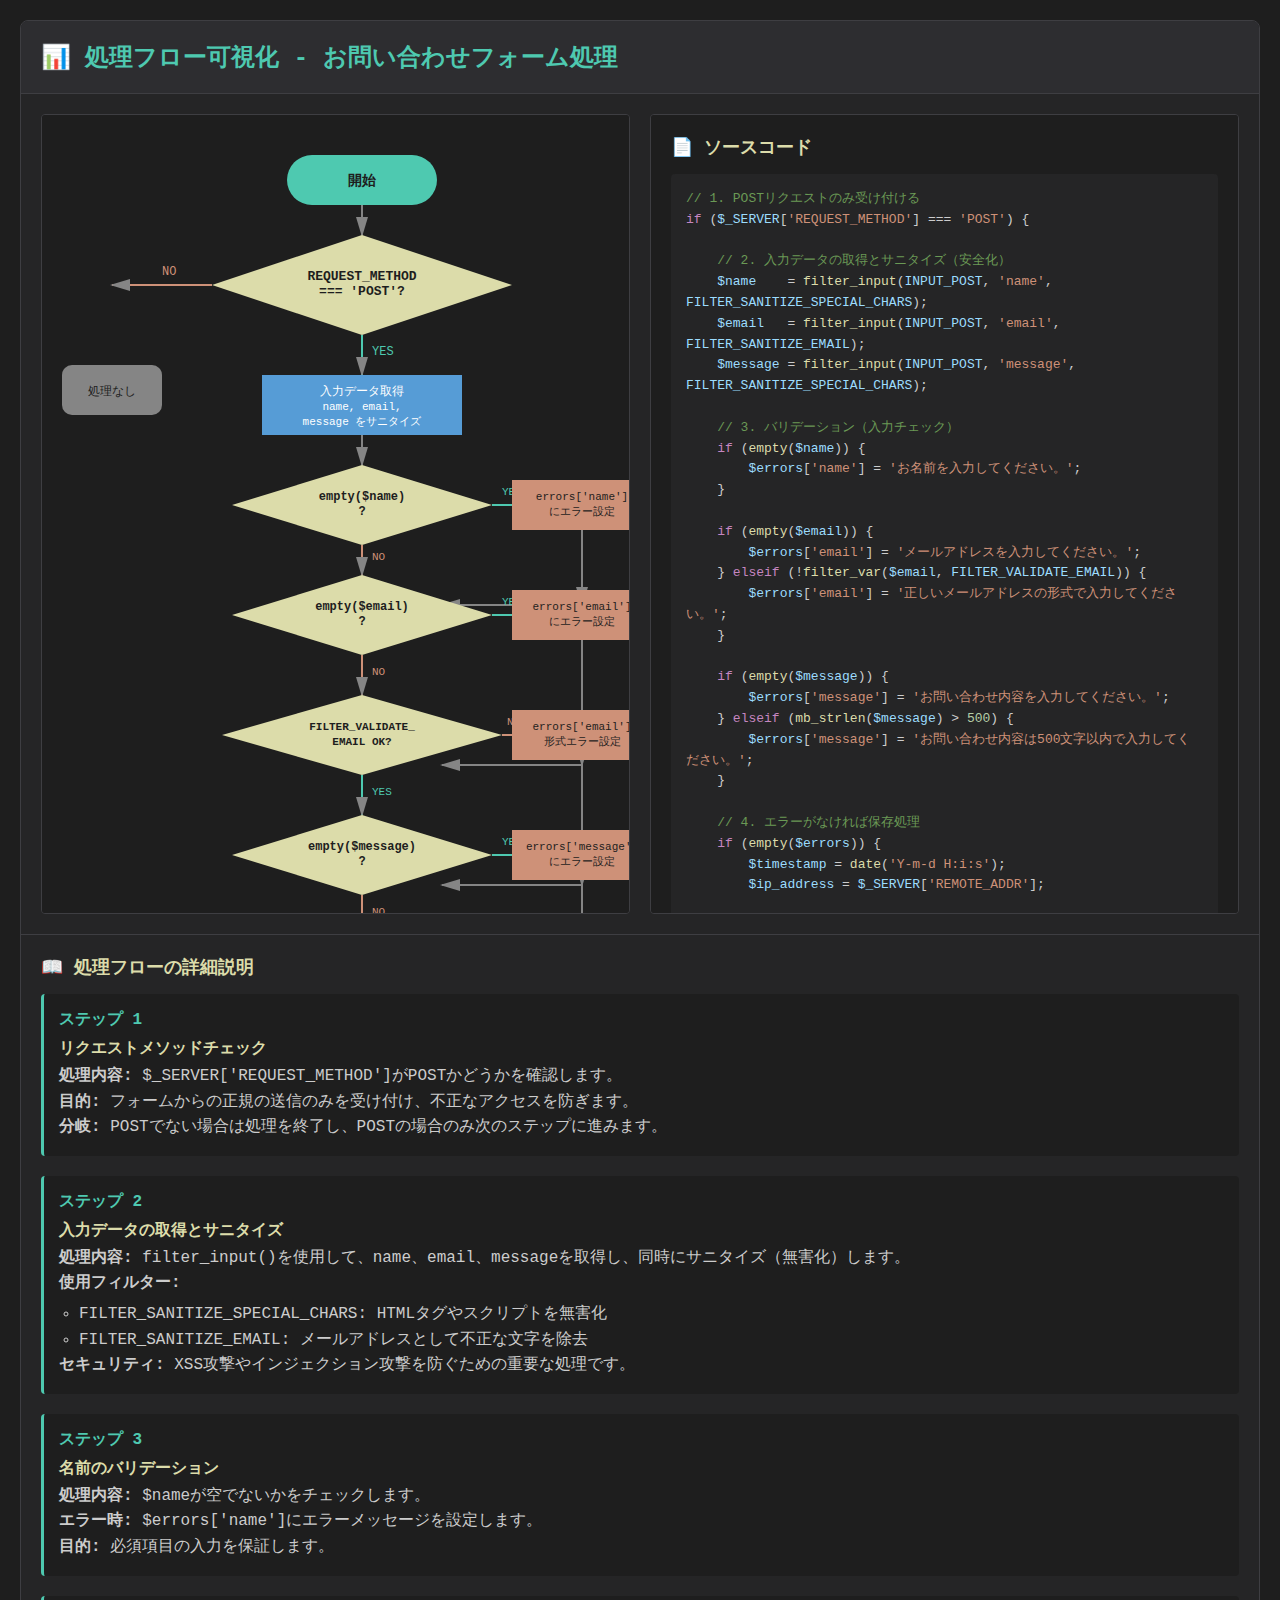
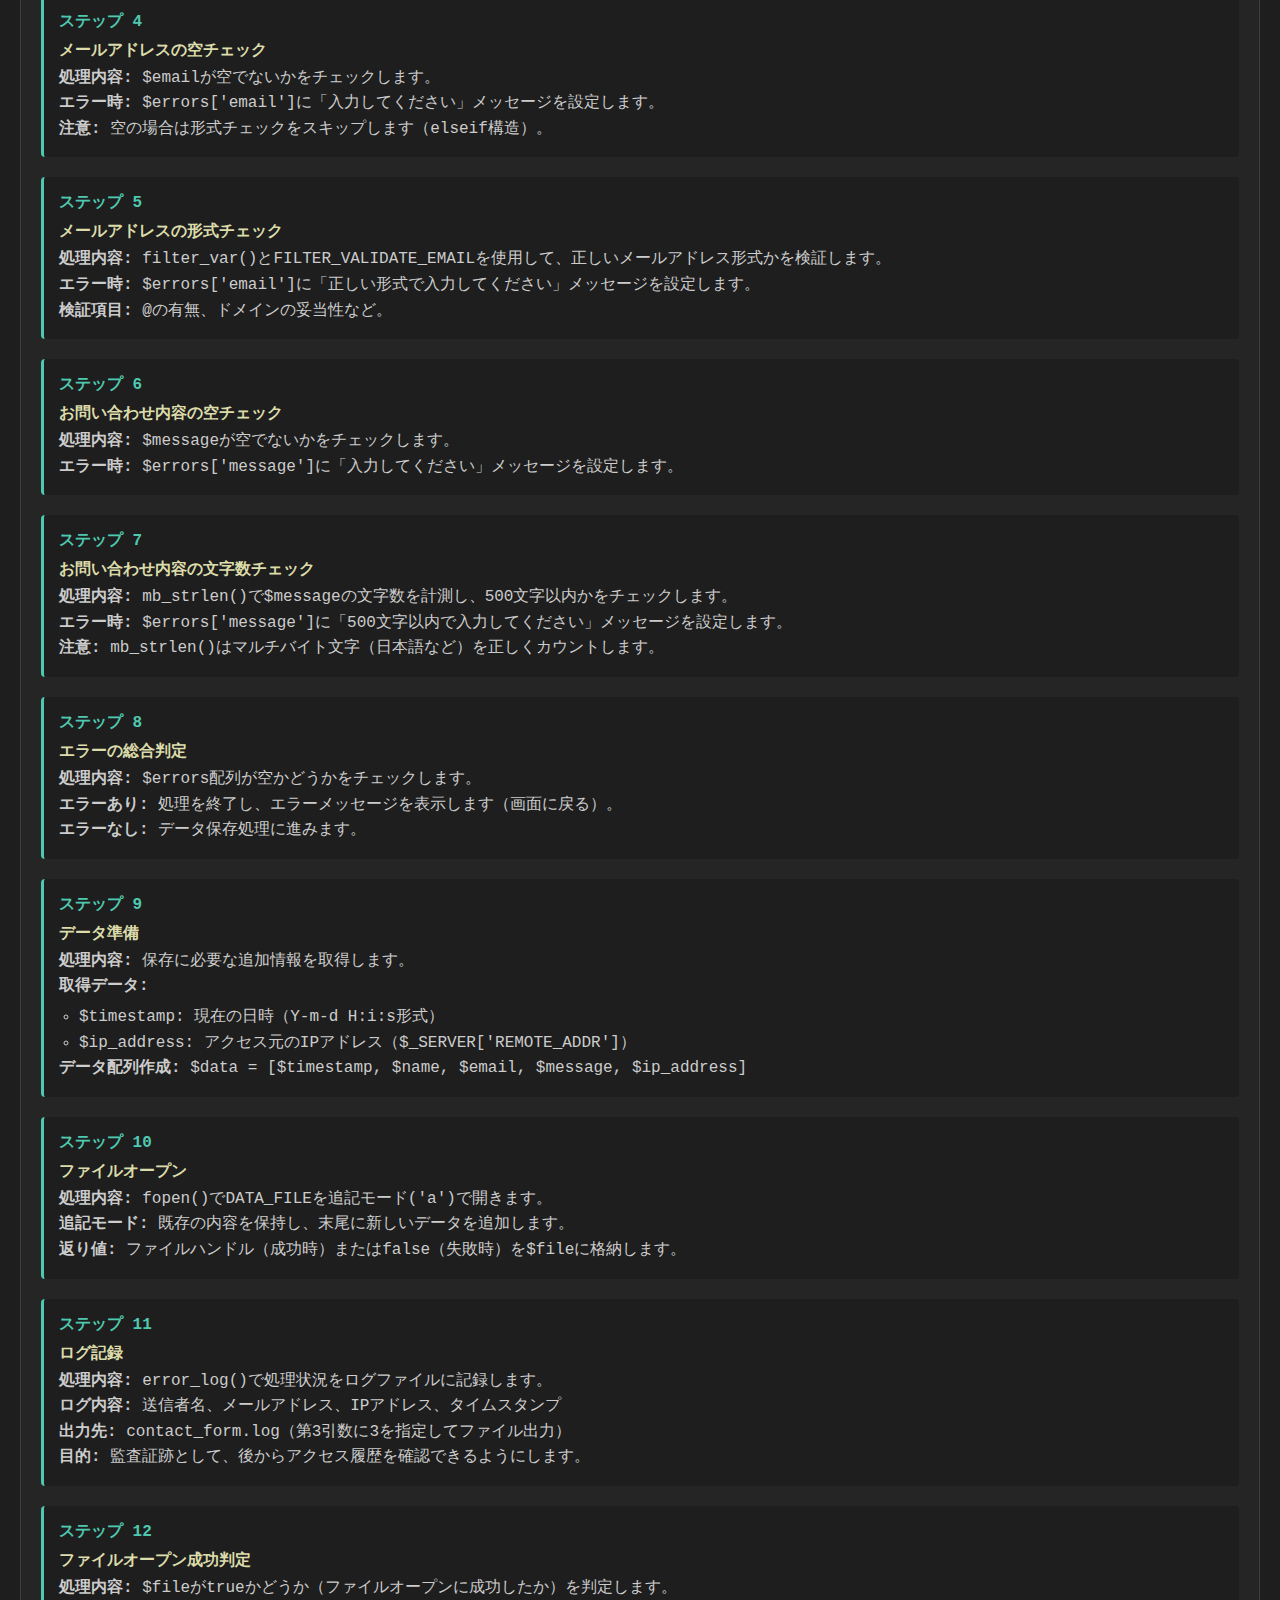
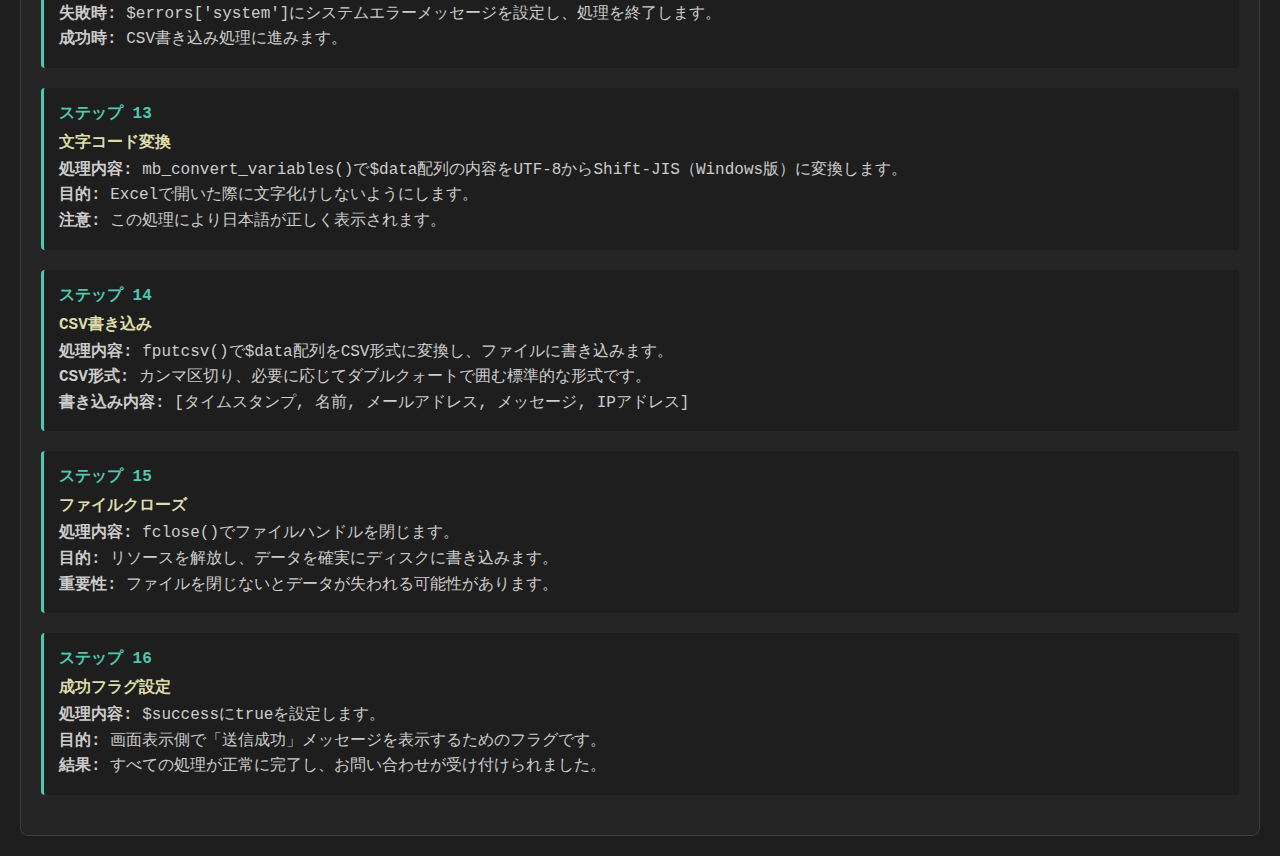
<file: .loop-visualizations/flow_あああ_L17-69_2026-01-25T15-21-51.html>
<!DOCTYPE html>
<html lang="ja">
<head>
    <meta charset="UTF-8">
    <meta name="viewport" content="width=device-width, initial-scale=1.0">
    <title>処理フロー可視化</title>
    <!-- CODE_HASH: 1086894b53bac83f55d0854c6c75b855 -->
    <!-- SOURCE_FILE: あああ.php -->
    <!-- START_LINE: 17 -->
    <!-- END_LINE: 69 -->
    <!-- LANGUAGE: flow -->
    <!-- VISUALIZATION_TYPE: flow -->
    <!-- CREATED_AT: 2026-01-25T15:17:06.718Z -->
    <style>
        * {
            margin: 0;
            padding: 0;
            box-sizing: border-box;
        }
        body {
            font-family: 'Consolas', 'Monaco', monospace;
            background-color: #1E1E1E;
            color: #CCCCCC;
            padding: 20px;
        }
        .container {
            max-width: 1600px;
            margin: 0 auto;
            background-color: #252526;
            border: 1px solid #3E3E42;
            border-radius: 8px;
            overflow: hidden;
        }
        header {
            background-color: #2D2D30;
            padding: 20px;
            border-bottom: 1px solid #3E3E42;
        }
        h1 {
            color: #4EC9B0;
            font-size: 24px;
            font-weight: 600;
        }
        .main-content {
            display: flex;
            gap: 20px;
            padding: 20px;
        }
        .flowchart-section {
            flex: 1;
            overflow-x: auto;
            background-color: #1E1E1E;
            border: 1px solid #3E3E42;
            border-radius: 4px;
            padding: 20px;
            max-height: 800px;
            overflow-y: auto;
        }
        .code-section {
            flex: 1;
            background-color: #1E1E1E;
            border: 1px solid #3E3E42;
            border-radius: 4px;
            padding: 20px;
            max-height: 800px;
            overflow-y: auto;
        }
        .code-section h2 {
            color: #DCDCAA;
            font-size: 18px;
            margin-bottom: 15px;
        }
        .code-content {
            background-color: #252526;
            padding: 15px;
            border-radius: 4px;
            font-size: 13px;
            line-height: 1.6;
            white-space: pre-wrap;
            word-wrap: break-word;
        }
        .explanation-section {
            padding: 20px;
            border-top: 1px solid #3E3E42;
        }
        .explanation-section h2 {
            color: #DCDCAA;
            font-size: 18px;
            margin-bottom: 15px;
        }
        .step-list {
            list-style: none;
            counter-reset: step-counter;
        }
        .step-item {
            counter-increment: step-counter;
            margin-bottom: 20px;
            padding: 15px;
            background-color: #1E1E1E;
            border-left: 3px solid #4EC9B0;
            border-radius: 4px;
        }
        .step-item::before {
            content: "ステップ " counter(step-counter);
            display: block;
            color: #4EC9B0;
            font-weight: bold;
            margin-bottom: 8px;
        }
        .step-title {
            color: #DCDCAA;
            font-weight: bold;
            margin-bottom: 5px;
        }
        .step-description {
            color: #CCCCCC;
            line-height: 1.6;
        }
        svg .node {
            cursor: pointer;
            transition: all 0.3s ease;
        }
        svg .node:hover .node-shape {
            filter: brightness(1.3);
        }
        svg .node:hover .node-text {
            font-weight: bold;
        }
        .arrow {
            fill: none;
            stroke: #858585;
            stroke-width: 2;
            marker-end: url(#arrowhead);
        }
        .arrow-yes {
            stroke: #4EC9B0;
        }
        .arrow-no {
            stroke: #CE9178;
        }
        .modal {
            display: none;
            position: fixed;
            z-index: 1000;
            left: 0;
            top: 0;
            width: 100%;
            height: 100%;
            background-color: rgba(0, 0, 0, 0.7);
        }
        .modal-content {
            background-color: #252526;
            margin: 10% auto;
            padding: 30px;
            border: 1px solid #3E3E42;
            border-radius: 8px;
            width: 80%;
            max-width: 600px;
            color: #CCCCCC;
        }
        .modal-title {
            color: #4EC9B0;
            font-size: 20px;
            margin-bottom: 15px;
        }
        .modal-body {
            line-height: 1.6;
        }
        .close {
            color: #858585;
            float: right;
            font-size: 28px;
            font-weight: bold;
            cursor: pointer;
        }
        .close:hover {
            color: #CCCCCC;
        }
        .keyword { color: #C586C0; }
        .string { color: #CE9178; }
        .function { color: #DCDCAA; }
        .variable { color: #9CDCFE; }
        .number { color: #B5CEA8; }
        .comment { color: #6A9955; }
    </style>
</head>
<body>
    <div class="container">
        <header>
            <h1>📊 処理フロー可視化 - お問い合わせフォーム処理</h1>
        </header>
        
        <div class="main-content">
            <div class="flowchart-section">
                <svg id="flowchart" width="600" height="2400" viewBox="0 0 600 2400">
                    <defs>
                        <marker id="arrowhead" markerWidth="10" markerHeight="10" refX="9" refY="3" orient="auto">
                            <polygon points="0 0, 10 3, 0 6" fill="#858585" />
                        </marker>
                        <marker id="arrowhead-yes" markerWidth="10" markerHeight="10" refX="9" refY="3" orient="auto">
                            <polygon points="0 0, 10 3, 0 6" fill="#4EC9B0" />
                        </marker>
                        <marker id="arrowhead-no" markerWidth="10" markerHeight="10" refX="9" refY="3" orient="auto">
                            <polygon points="0 0, 10 3, 0 6" fill="#CE9178" />
                        </marker>
                    </defs>
                    
                    <!-- 開始 -->
                    <g class="node" data-step="0">
                        <rect class="node-shape" x="225" y="20" width="150" height="50" rx="25" fill="#4EC9B0" />
                        <text class="node-text" x="300" y="50" text-anchor="middle" fill="#1E1E1E" font-size="14" font-weight="bold">開始</text>
                    </g>
                    <line class="arrow" x1="300" y1="70" x2="300" y2="100" />
                    
                    <!-- REQUEST_METHODチェック -->
                    <g class="node" data-step="1">
                        <polygon class="node-shape" points="300,100 450,150 300,200 150,150" fill="#DCDCAA" />
                        <text class="node-text" x="300" y="145" text-anchor="middle" fill="#1E1E1E" font-size="13" font-weight="bold">REQUEST_METHOD</text>
                        <text class="node-text" x="300" y="160" text-anchor="middle" fill="#1E1E1E" font-size="13" font-weight="bold">=== 'POST'?</text>
                    </g>
                    <line class="arrow arrow-no" x1="150" y1="150" x2="50" y2="150" marker-end="url(#arrowhead-no)" />
                    <text x="100" y="140" fill="#CE9178" font-size="12">NO</text>
                    <line class="arrow arrow-yes" x1="300" y1="200" x2="300" y2="240" marker-end="url(#arrowhead-yes)" />
                    <text x="310" y="220" fill="#4EC9B0" font-size="12">YES</text>
                    
                    <!-- 終了(NO) -->
                    <g class="node" data-step="end-no">
                        <rect class="node-shape" x="0" y="230" width="100" height="50" rx="10" fill="#858585" />
                        <text class="node-text" x="50" y="260" text-anchor="middle" fill="#1E1E1E" font-size="12">処理なし</text>
                    </g>
                    
                    <!-- 入力データ取得 -->
                    <g class="node" data-step="2">
                        <rect class="node-shape" x="200" y="240" width="200" height="60" fill="#569CD6" />
                        <text class="node-text" x="300" y="260" text-anchor="middle" fill="#FFFFFF" font-size="12">入力データ取得</text>
                        <text class="node-text" x="300" y="275" text-anchor="middle" fill="#FFFFFF" font-size="11">name, email,</text>
                        <text class="node-text" x="300" y="290" text-anchor="middle" fill="#FFFFFF" font-size="11">message をサニタイズ</text>
                    </g>
                    <line class="arrow" x1="300" y1="300" x2="300" y2="330" />
                    
                    <!-- nameバリデーション -->
                    <g class="node" data-step="3">
                        <polygon class="node-shape" points="300,330 430,370 300,410 170,370" fill="#DCDCAA" />
                        <text class="node-text" x="300" y="365" text-anchor="middle" fill="#1E1E1E" font-size="12" font-weight="bold">empty($name)</text>
                        <text class="node-text" x="300" y="380" text-anchor="middle" fill="#1E1E1E" font-size="12" font-weight="bold">?</text>
                    </g>
                    <line class="arrow arrow-yes" x1="430" y1="370" x2="500" y2="370" marker-end="url(#arrowhead-yes)" />
                    <text x="440" y="360" fill="#4EC9B0" font-size="11">YES</text>
                    <line class="arrow arrow-no" x1="300" y1="410" x2="300" y2="440" marker-end="url(#arrowhead-no)" />
                    <text x="310" y="425" fill="#CE9178" font-size="11">NO</text>
                    
                    <!-- nameエラー設定 -->
                    <g class="node" data-step="3a">
                        <rect class="node-shape" x="450" y="345" width="140" height="50" fill="#CE9178" />
                        <text class="node-text" x="520" y="365" text-anchor="middle" fill="#1E1E1E" font-size="11">errors['name']</text>
                        <text class="node-text" x="520" y="380" text-anchor="middle" fill="#1E1E1E" font-size="11">にエラー設定</text>
                    </g>
                    <line class="arrow" x1="520" y1="395" x2="520" y2="470" />
                    <line class="arrow" x1="520" y1="470" x2="380" y2="470" />
                    
                    <!-- emailバリデーション（空チェック） -->
                    <g class="node" data-step="4">
                        <polygon class="node-shape" points="300,440 430,480 300,520 170,480" fill="#DCDCAA" />
                        <text class="node-text" x="300" y="475" text-anchor="middle" fill="#1E1E1E" font-size="12" font-weight="bold">empty($email)</text>
                        <text class="node-text" x="300" y="490" text-anchor="middle" fill="#1E1E1E" font-size="12" font-weight="bold">?</text>
                    </g>
                    <line class="arrow arrow-yes" x1="430" y1="480" x2="500" y2="480" marker-end="url(#arrowhead-yes)" />
                    <text x="440" y="470" fill="#4EC9B0" font-size="11">YES</text>
                    <line class="arrow arrow-no" x1="300" y1="520" x2="300" y2="560" marker-end="url(#arrowhead-no)" />
                    <text x="310" y="540" fill="#CE9178" font-size="11">NO</text>
                    
                    <!-- emailエラー設定（空） -->
                    <g class="node" data-step="4a">
                        <rect class="node-shape" x="450" y="455" width="140" height="50" fill="#CE9178" />
                        <text class="node-text" x="520" y="475" text-anchor="middle" fill="#1E1E1E" font-size="11">errors['email']</text>
                        <text class="node-text" x="520" y="490" text-anchor="middle" fill="#1E1E1E" font-size="11">にエラー設定</text>
                    </g>
                    <line class="arrow" x1="520" y1="505" x2="520" y2="630" />
                    <line class="arrow" x1="520" y1="630" x2="380" y2="630" />
                    
                    <!-- emailバリデーション（形式チェック） -->
                    <g class="node" data-step="5">
                        <polygon class="node-shape" points="300,560 440,600 300,640 160,600" fill="#DCDCAA" />
                        <text class="node-text" x="300" y="595" text-anchor="middle" fill="#1E1E1E" font-size="11" font-weight="bold">FILTER_VALIDATE_</text>
                        <text class="node-text" x="300" y="610" text-anchor="middle" fill="#1E1E1E" font-size="11" font-weight="bold">EMAIL OK?</text>
                    </g>
                    <line class="arrow arrow-no" x1="440" y1="600" x2="500" y2="600" marker-end="url(#arrowhead-no)" />
                    <text x="445" y="590" fill="#CE9178" font-size="11">NO</text>
                    <line class="arrow arrow-yes" x1="300" y1="640" x2="300" y2="680" marker-end="url(#arrowhead-yes)" />
                    <text x="310" y="660" fill="#4EC9B0" font-size="11">YES</text>
                    
                    <!-- emailエラー設定（形式） -->
                    <g class="node" data-step="5a">
                        <rect class="node-shape" x="450" y="575" width="140" height="50" fill="#CE9178" />
                        <text class="node-text" x="520" y="595" text-anchor="middle" fill="#1E1E1E" font-size="11">errors['email']</text>
                        <text class="node-text" x="520" y="610" text-anchor="middle" fill="#1E1E1E" font-size="11">形式エラー設定</text>
                    </g>
                    <line class="arrow" x1="520" y1="625" x2="520" y2="750" />
                    <line class="arrow" x1="520" y1="750" x2="380" y2="750" />
                    
                    <!-- messageバリデーション（空チェック） -->
                    <g class="node" data-step="6">
                        <polygon class="node-shape" points="300,680 430,720 300,760 170,720" fill="#DCDCAA" />
                        <text class="node-text" x="300" y="715" text-anchor="middle" fill="#1E1E1E" font-size="12" font-weight="bold">empty($message)</text>
                        <text class="node-text" x="300" y="730" text-anchor="middle" fill="#1E1E1E" font-size="12" font-weight="bold">?</text>
                    </g>
                    <line class="arrow arrow-yes" x1="430" y1="720" x2="500" y2="720" marker-end="url(#arrowhead-yes)" />
                    <text x="440" y="710" fill="#4EC9B0" font-size="11">YES</text>
                    <line class="arrow arrow-no" x1="300" y1="760" x2="300" y2="800" marker-end="url(#arrowhead-no)" />
                    <text x="310" y="780" fill="#CE9178" font-size="11">NO</text>
                    
                    <!-- messageエラー設定（空） -->
                    <g class="node" data-step="6a">
                        <rect class="node-shape" x="450" y="695" width="140" height="50" fill="#CE9178" />
                        <text class="node-text" x="520" y="715" text-anchor="middle" fill="#1E1E1E" font-size="11">errors['message']</text>
                        <text class="node-text" x="520" y="730" text-anchor="middle" fill="#1E1E1E" font-size="11">にエラー設定</text>
                    </g>
                    <line class="arrow" x1="520" y1="745" x2="520" y2="870" />
                    <line class="arrow" x1="520" y1="870" x2="380" y2="870" />
                    
                    <!-- messageバリデーション（文字数チェック） -->
                    <g class="node" data-step="7">
                        <polygon class="node-shape" points="300,800 440,840 300,880 160,840" fill="#DCDCAA" />
                        <text class="node-text" x="300" y="835" text-anchor="middle" fill="#1E1E1E" font-size="11" font-weight="bold">mb_strlen > 500</text>
                        <text class="node-text" x="300" y="850" text-anchor="middle" fill="#1E1E1E" font-size="11" font-weight="bold">?</text>
                    </g>
                    <line class="arrow arrow-yes" x1="440" y1="840" x2="500" y2="840" marker-end="url(#arrowhead-yes)" />
                    <text x="445" y="830" fill="#4EC9B0" font-size="11">YES</text>
                    <line class="arrow arrow-no" x1="300" y1="880" x2="300" y2="920" marker-end="url(#arrowhead-no)" />
                    <text x="310" y="900" fill="#CE9178" font-size="11">NO</text>
                    
                    <!-- messageエラー設定（文字数） -->
                    <g class="node" data-step="7a">
                        <rect class="node-shape" x="450" y="815" width="140" height="50" fill="#CE9178" />
                        <text class="node-text" x="520" y="835" text-anchor="middle" fill="#1E1E1E" font-size="11">errors['message']</text>
                        <text class="node-text" x="520" y="850" text-anchor="middle" fill="#1E1E1E" font-size="11">文字数エラー</text>
                    </g>
                    <line class="arrow" x1="520" y1="865" x2="520" y2="990" />
                    <line class="arrow" x1="520" y1="990" x2="380" y2="990" />
                    
                    <!-- エラーチェック -->
                    <g class="node" data-step="8">
                        <polygon class="node-shape" points="300,920 430,960 300,1000 170,960" fill="#DCDCAA" />
                        <text class="node-text" x="300" y="955" text-anchor="middle" fill="#1E1E1E" font-size="12" font-weight="bold">empty($errors)</text>
                        <text class="node-text" x="300" y="970" text-anchor="middle" fill="#1E1E1E" font-size="12" font-weight="bold">?</text>
                    </g>
                    <line class="arrow arrow-no" x1="170" y1="960" x2="50" y2="960" marker-end="url(#arrowhead-no)" />
                    <text x="100" y="950" fill="#CE9178" font-size="11">NO</text>
                    <line class="arrow arrow-yes" x1="300" y1="1000" x2="300" y2="1040" marker-end="url(#arrowhead-yes)" />
                    <text x="310" y="1020" fill="#4EC9B0" font-size="11">YES</text>
                    
                    <!-- 終了(エラーあり) -->
                    <g class="node" data-step="end-error">
                        <rect class="node-shape" x="0" y="935" width="100" height="50" rx="10" fill="#858585" />
                        <text class="node-text" x="50" y="955" text-anchor="middle" fill="#1E1E1E" font-size="11">エラー表示</text>
                        <text class="node-text" x="50" y="970" text-anchor="middle" fill="#1E1E1E" font-size="11">終了</text>
                    </g>
                    
                    <!-- データ準備 -->
                    <g class="node" data-step="9">
                        <rect class="node-shape" x="200" y="1040" width="200" height="70" fill="#569CD6" />
                        <text class="node-text" x="300" y="1060" text-anchor="middle" fill="#FFFFFF" font-size="12">データ準備</text>
                        <text class="node-text" x="300" y="1075" text-anchor="middle" fill="#FFFFFF" font-size="11">timestamp, ip_address</text>
                        <text class="node-text" x="300" y="1090" text-anchor="middle" fill="#FFFFFF" font-size="11">取得、配列作成</text>
                        <text class="node-text" x="300" y="1105" text-anchor="middle" fill="#FFFFFF" font-size="11">$data = [...]</text>
                    </g>
                    <line class="arrow" x1="300" y1="1110" x2="300" y2="1150" />
                    
                    <!-- ファイルオープン -->
                    <g class="node" data-step="10">
                        <rect class="node-shape" x="180" y="1150" width="240" height="60" fill="#CE9178" stroke="#CE9178" stroke-width="3" />
                        <rect class="node-shape" x="186" y="1156" width="228" height="48" fill="#CE9178" />
                        <text class="node-text" x="300" y="1175" text-anchor="middle" fill="#1E1E1E" font-size="12" font-weight="bold">fopen(DATA_FILE, 'a')</text>
                        <text class="node-text" x="300" y="1195" text-anchor="middle" fill="#1E1E1E" font-size="11">ファイルを追記モードで開く</text>
                    </g>
                    <line class="arrow" x1="300" y1="1210" x2="300" y2="1250" />
                    
                    <!-- error_log -->
                    <g class="node" data-step="11">
                        <rect class="node-shape" x="180" y="1250" width="240" height="60" fill="#CE9178" stroke="#CE9178" stroke-width="3" />
                        <rect class="node-shape" x="186" y="1256" width="228" height="48" fill="#CE9178" />
                        <text class="node-text" x="300" y="1275" text-anchor="middle" fill="#1E1E1E" font-size="12" font-weight="bold">error_log()</text>
                        <text class="node-text" x="300" y="1295" text-anchor="middle" fill="#1E1E1E" font-size="11">ログファイルに記録</text>
                    </g>
                    <line class="arrow" x1="300" y1="1310" x2="300" y2="1350" />
                    
                    <!-- ファイルオープン成功チェック -->
                    <g class="node" data-step="12">
                        <polygon class="node-shape" points="300,1350 430,1390 300,1430 170,1390" fill="#DCDCAA" />
                        <text class="node-text" x="300" y="1385" text-anchor="middle" fill="#1E1E1E" font-size="12" font-weight="bold">$file が有効</text>
                        <text class="node-text" x="300" y="1400" text-anchor="middle" fill="#1E1E1E" font-size="12" font-weight="bold">?</text>
                    </g>
                    <line class="arrow arrow-yes" x1="300" y1="1430" x2="300" y2="1470" marker-end="url(#arrowhead-yes)" />
                    <text x="310" y="1450" fill="#4EC9B0" font-size="11">YES</text>
                    <line class="arrow arrow-no" x1="430" y1="1390" x2="500" y2="1390" marker-end="url(#arrowhead-no)" />
                    <text x="440" y="1380" fill="#CE9178" font-size="11">NO</text>
                    
                    <!-- システムエラー -->
                    <g class="node" data-step="12a">
                        <rect class="node-shape" x="450" y="1365" width="140" height="50" fill="#CE9178" />
                        <text class="node-text" x="520" y="1385" text-anchor="middle" fill="#1E1E1E" font-size="11">errors['system']</text>
                        <text class="node-text" x="520" y="1400" text-anchor="middle" fill="#1E1E1E" font-size="11">にエラー設定</text>
                    </g>
                    <line class="arrow" x1="520" y1="1415" x2="520" y2="1850" />
                    <line class="arrow" x1="520" y1="1850" x2="380" y2="1850" />
                    
                    <!-- 文字コード変換 -->
                    <g class="node" data-step="13">
                        <rect class="node-shape" x="180" y="1470" width="240" height="60" fill="#CE9178" stroke="#CE9178" stroke-width="3" />
                        <rect class="node-shape" x="186" y="1476" width="228" height="48" fill="#CE9178" />
                        <text class="node-text" x="300" y="1495" text-anchor="middle" fill="#1E1E1E" font-size="11" font-weight="bold">mb_convert_variables()</text>
                        <text class="node-text" x="300" y="1515" text-anchor="middle" fill="#1E1E1E" font-size="11">UTF-8 → SJIS-win</text>
                    </g>
                    <line class="arrow" x1="300" y1="1530" x2="300" y2="1570" />
                    
                    <!-- CSV書き込み -->
                    <g class="node" data-step="14">
                        <rect class="node-shape" x="180" y="1570" width="240" height="60" fill="#CE9178" stroke="#CE9178" stroke-width="3" />
                        <rect class="node-shape" x="186" y="1576" width="228" height="48" fill="#CE9178" />
                        <text class="node-text" x="300" y="1595" text-anchor="middle" fill="#1E1E1E" font-size="12" font-weight="bold">fputcsv($file, $data)</text>
                        <text class="node-text" x="300" y="1615" text-anchor="middle" fill="#1E1E1E" font-size="11">CSV形式で書き込み</text>
                    </g>
                    <line class="arrow" x1="300" y1="1630" x2="300" y2="1670" />
                    
                    <!-- ファイルクローズ -->
                    <g class="node" data-step="15">
                        <rect class="node-shape" x="180" y="1670" width="240" height="60" fill="#CE9178" stroke="#CE9178" stroke-width="3" />
                        <rect class="node-shape" x="186" y="1676" width="228" height="48" fill="#CE9178" />
                        <text class="node-text" x="300" y="1695" text-anchor="middle" fill="#1E1E1E" font-size="12" font-weight="bold">fclose($file)</text>
                        <text class="node-text" x="300" y="1715" text-anchor="middle" fill="#1E1E1E" font-size="11">ファイルを閉じる</text>
                    </g>
                    <line class="arrow" x1="300" y1="1730" x2="300" y2="1770" />
                    
                    <!-- 成功フラグ設定 -->
                    <g class="node" data-step="16">
                        <rect class="node-shape" x="210" y="1770" width="180" height="50" fill="#569CD6" />
                        <text class="node-text" x="300" y="1795" text-anchor="middle" fill="#FFFFFF" font-size="12">$success = true</text>
                        <text class="node-text" x="300" y="1810" text-anchor="middle" fill="#FFFFFF" font-size="11">成功フラグ設定</text>
                    </g>
                    <line class="arrow" x1="300" y1="1820" x2="300" y2="1860" />
                    
                    <!-- 終了（成功） -->
                    <g class="node" data-step="end-success">
                        <rect class="node-shape" x="225" y="1860" width="150" height="50" rx="25" fill="#4EC9B0" />
                        <text class="node-text" x="300" y="1885" text-anchor="middle" fill="#1E1E1E" font-size="14" font-weight="bold">処理完了</text>
                    </g>
                </svg>
            </div>
            
            <div class="code-section">
                <h2>📄 ソースコード</h2>
                <div class="code-content"><span class="comment">// 1. POSTリクエストのみ受け付ける</span>
<span class="keyword">if</span> (<span class="variable">$_SERVER</span>[<span class="string">'REQUEST_METHOD'</span>] === <span class="string">'POST'</span>) {

    <span class="comment">// 2. 入力データの取得とサニタイズ（安全化）</span>
    <span class="variable">$name</span>    = <span class="function">filter_input</span>(<span class="variable">INPUT_POST</span>, <span class="string">'name'</span>, <span class="variable">FILTER_SANITIZE_SPECIAL_CHARS</span>);
    <span class="variable">$email</span>   = <span class="function">filter_input</span>(<span class="variable">INPUT_POST</span>, <span class="string">'email'</span>, <span class="variable">FILTER_SANITIZE_EMAIL</span>);
    <span class="variable">$message</span> = <span class="function">filter_input</span>(<span class="variable">INPUT_POST</span>, <span class="string">'message'</span>, <span class="variable">FILTER_SANITIZE_SPECIAL_CHARS</span>);

    <span class="comment">// 3. バリデーション（入力チェック）</span>
    <span class="keyword">if</span> (<span class="function">empty</span>(<span class="variable">$name</span>)) {
        <span class="variable">$errors</span>[<span class="string">'name'</span>] = <span class="string">'お名前を入力してください。'</span>;
    }

    <span class="keyword">if</span> (<span class="function">empty</span>(<span class="variable">$email</span>)) {
        <span class="variable">$errors</span>[<span class="string">'email'</span>] = <span class="string">'メールアドレスを入力してください。'</span>;
    } <span class="keyword">elseif</span> (!<span class="function">filter_var</span>(<span class="variable">$email</span>, <span class="variable">FILTER_VALIDATE_EMAIL</span>)) {
        <span class="variable">$errors</span>[<span class="string">'email'</span>] = <span class="string">'正しいメールアドレスの形式で入力してください。'</span>;
    }

    <span class="keyword">if</span> (<span class="function">empty</span>(<span class="variable">$message</span>)) {
        <span class="variable">$errors</span>[<span class="string">'message'</span>] = <span class="string">'お問い合わせ内容を入力してください。'</span>;
    } <span class="keyword">elseif</span> (<span class="function">mb_strlen</span>(<span class="variable">$message</span>) > <span class="number">500</span>) {
        <span class="variable">$errors</span>[<span class="string">'message'</span>] = <span class="string">'お問い合わせ内容は500文字以内で入力してください。'</span>;
    }

    <span class="comment">// 4. エラーがなければ保存処理</span>
    <span class="keyword">if</span> (<span class="function">empty</span>(<span class="variable">$errors</span>)) {
        <span class="variable">$timestamp</span> = <span class="function">date</span>(<span class="string">'Y-m-d H:i:s'</span>);
        <span class="variable">$ip_address</span> = <span class="variable">$_SERVER</span>[<span class="string">'REMOTE_ADDR'</span>];

        <span class="comment">// 保存するデータ配列</span>
        <span class="variable">$data</span> = [<span class="variable">$timestamp</span>, <span class="variable">$name</span>, <span class="variable">$email</span>, <span class="variable">$message</span>, <span class="variable">$ip_address</span>];

        <span class="comment">// ファイルを追記モードで開く</span>
        <span class="variable">$file</span> = <span class="function">fopen</span>(<span class="variable">DATA_FILE</span>, <span class="string">'a'</span>);

        <span class="comment">// ログファイルに処理状況を記録</span>
        <span class="variable">$log_message</span> = <span class="string">"Contact form submission - Name: </span>{<span class="variable">$name</span>}<span class="string">, Email: </span>{<span class="variable">$email</span>}<span class="string">, IP: </span>{<span class="variable">$ip_address</span>}<span class="string">, Time: </span>{<span class="variable">$timestamp</span>}<span class="string">"</span>;
        <span class="function">error_log</span>(<span class="variable">$log_message</span>, <span class="number">3</span>, <span class="string">'contact_form.log'</span>);
        
        <span class="keyword">if</span> (<span class="variable">$file</span>) {
            <span class="comment">// 文字化け対策（Excelで見れるようにShift-JISに変換する場合が多い）</span>
            <span class="function">mb_convert_variables</span>(<span class="string">'SJIS-win'</span>, <span class="string">'UTF-8'</span>, <span class="variable">$data</span>);
            
            <span class="comment">// CSV形式で書き込み</span>
            <span class="function">fputcsv</span>(<span class="variable">$file</span>, <span class="variable">$data</span>);
            <span class="function">fclose</span>(<span class="variable">$file</span>);
            <span class="variable">$success</span> = <span class="keyword">true</span>;
        } <span class="keyword">else</span> {
            <span class="variable">$errors</span>[<span class="string">'system'</span>] = <span class="string">'システムエラーが発生しました。時間を置いて再度お試しください。'</span>;
        }
    }
}</div>
            </div>
        </div>
        
        <div class="explanation-section">
            <h2>📖 処理フローの詳細説明</h2>
            <ul class="step-list">
                <li class="step-item">
                    <div class="step-title">リクエストメソッドチェック</div>
                    <div class="step-description">
                        <strong>処理内容:</strong> $_SERVER['REQUEST_METHOD']がPOSTかどうかを確認します。<br>
                        <strong>目的:</strong> フォームからの正規の送信のみを受け付け、不正なアクセスを防ぎます。<br>
                        <strong>分岐:</strong> POSTでない場合は処理を終了し、POSTの場合のみ次のステップに進みます。
                    </div>
                </li>
                <li class="step-item">
                    <div class="step-title">入力データの取得とサニタイズ</div>
                    <div class="step-description">
                        <strong>処理内容:</strong> filter_input()を使用して、name、email、messageを取得し、同時にサニタイズ（無害化）します。<br>
                        <strong>使用フィルター:</strong>
                        <ul style="margin-top: 5px; padding-left: 20px;">
                            <li>FILTER_SANITIZE_SPECIAL_CHARS: HTMLタグやスクリプトを無害化</li>
                            <li>FILTER_SANITIZE_EMAIL: メールアドレスとして不正な文字を除去</li>
                        </ul>
                        <strong>セキュリティ:</strong> XSS攻撃やインジェクション攻撃を防ぐための重要な処理です。
                    </div>
                </li>
                <li class="step-item">
                    <div class="step-title">名前のバリデーション</div>
                    <div class="step-description">
                        <strong>処理内容:</strong> $nameが空でないかをチェックします。<br>
                        <strong>エラー時:</strong> $errors['name']にエラーメッセージを設定します。<br>
                        <strong>目的:</strong> 必須項目の入力を保証します。
                    </div>
                </li>
                <li class="step-item">
                    <div class="step-title">メールアドレスの空チェック</div>
                    <div class="step-description">
                        <strong>処理内容:</strong> $emailが空でないかをチェックします。<br>
                        <strong>エラー時:</strong> $errors['email']に「入力してください」メッセージを設定します。<br>
                        <strong>注意:</strong> 空の場合は形式チェックをスキップします（elseif構造）。
                    </div>
                </li>
                <li class="step-item">
                    <div class="step-title">メールアドレスの形式チェック</div>
                    <div class="step-description">
                        <strong>処理内容:</strong> filter_var()とFILTER_VALIDATE_EMAILを使用して、正しいメールアドレス形式かを検証します。<br>
                        <strong>エラー時:</strong> $errors['email']に「正しい形式で入力してください」メッセージを設定します。<br>
                        <strong>検証項目:</strong> @の有無、ドメインの妥当性など。
                    </div>
                </li>
                <li class="step-item">
                    <div class="step-title">お問い合わせ内容の空チェック</div>
                    <div class="step-description">
                        <strong>処理内容:</strong> $messageが空でないかをチェックします。<br>
                        <strong>エラー時:</strong> $errors['message']に「入力してください」メッセージを設定します。
                    </div>
                </li>
                <li class="step-item">
                    <div class="step-title">お問い合わせ内容の文字数チェック</div>
                    <div class="step-description">
                        <strong>処理内容:</strong> mb_strlen()で$messageの文字数を計測し、500文字以内かをチェックします。<br>
                        <strong>エラー時:</strong> $errors['message']に「500文字以内で入力してください」メッセージを設定します。<br>
                        <strong>注意:</strong> mb_strlen()はマルチバイト文字（日本語など）を正しくカウントします。
                    </div>
                </li>
                <li class="step-item">
                    <div class="step-title">エラーの総合判定</div>
                    <div class="step-description">
                        <strong>処理内容:</strong> $errors配列が空かどうかをチェックします。<br>
                        <strong>エラーあり:</strong> 処理を終了し、エラーメッセージを表示します（画面に戻る）。<br>
                        <strong>エラーなし:</strong> データ保存処理に進みます。
                    </div>
                </li>
                <li class="step-item">
                    <div class="step-title">データ準備</div>
                    <div class="step-description">
                        <strong>処理内容:</strong> 保存に必要な追加情報を取得します。<br>
                        <strong>取得データ:</strong>
                        <ul style="margin-top: 5px; padding-left: 20px;">
                            <li>$timestamp: 現在の日時（Y-m-d H:i:s形式）</li>
                            <li>$ip_address: アクセス元のIPアドレス（$_SERVER['REMOTE_ADDR']）</li>
                        </ul>
                        <strong>データ配列作成:</strong> $data = [$timestamp, $name, $email, $message, $ip_address]
                    </div>
                </li>
                <li class="step-item">
                    <div class="step-title">ファイルオープン</div>
                    <div class="step-description">
                        <strong>処理内容:</strong> fopen()でDATA_FILEを追記モード('a')で開きます。<br>
                        <strong>追記モード:</strong> 既存の内容を保持し、末尾に新しいデータを追加します。<br>
                        <strong>返り値:</strong> ファイルハンドル（成功時）またはfalse（失敗時）を$fileに格納します。
                    </div>
                </li>
                <li class="step-item">
                    <div class="step-title">ログ記録</div>
                    <div class="step-description">
                        <strong>処理内容:</strong> error_log()で処理状況をログファイルに記録します。<br>
                        <strong>ログ内容:</strong> 送信者名、メールアドレス、IPアドレス、タイムスタンプ<br>
                        <strong>出力先:</strong> contact_form.log（第3引数に3を指定してファイル出力）<br>
                        <strong>目的:</strong> 監査証跡として、後からアクセス履歴を確認できるようにします。
                    </div>
                </li>
                <li class="step-item">
                    <div class="step-title">ファイルオープン成功判定</div>
                    <div class="step-description">
                        <strong>処理内容:</strong> $fileがtrueかどうか（ファイルオープンに成功したか）を判定します。<br>
                        <strong>失敗時:</strong> $errors['system']にシステムエラーメッセージを設定し、処理を終了します。<br>
                        <strong>成功時:</strong> CSV書き込み処理に進みます。
                    </div>
                </li>
                <li class="step-item">
                    <div class="step-title">文字コード変換</div>
                    <div class="step-description">
                        <strong>処理内容:</strong> mb_convert_variables()で$data配列の内容をUTF-8からShift-JIS（Windows版）に変換します。<br>
                        <strong>目的:</strong> Excelで開いた際に文字化けしないようにします。<br>
                        <strong>注意:</strong> この処理により日本語が正しく表示されます。
                    </div>
                </li>
                <li class="step-item">
                    <div class="step-title">CSV書き込み</div>
                    <div class="step-description">
                        <strong>処理内容:</strong> fputcsv()で$data配列をCSV形式に変換し、ファイルに書き込みます。<br>
                        <strong>CSV形式:</strong> カンマ区切り、必要に応じてダブルクォートで囲む標準的な形式です。<br>
                        <strong>書き込み内容:</strong> [タイムスタンプ, 名前, メールアドレス, メッセージ, IPアドレス]
                    </div>
                </li>
                <li class="step-item">
                    <div class="step-title">ファイルクローズ</div>
                    <div class="step-description">
                        <strong>処理内容:</strong> fclose()でファイルハンドルを閉じます。<br>
                        <strong>目的:</strong> リソースを解放し、データを確実にディスクに書き込みます。<br>
                        <strong>重要性:</strong> ファイルを閉じないとデータが失われる可能性があります。
                    </div>
                </li>
                <li class="step-item">
                    <div class="step-title">成功フラグ設定</div>
                    <div class="step-description">
                        <strong>処理内容:</strong> $successにtrueを設定します。<br>
                        <strong>目的:</strong> 画面表示側で「送信成功」メッセージを表示するためのフラグです。<br>
                        <strong>結果:</strong> すべての処理が正常に完了し、お問い合わせが受け付けられました。
                    </div>
                </li>
            </ul>
        </div>
    </div>
    
    <div id="modal" class="modal">
        <div class="modal-content">
            <span class="close">&times;</span>
            <h2 class="modal-title" id="modal-title"></h2>
            <div class="modal-body" id="modal-body"></div>
        </div>
    </div>
    
    <script>
        const nodeDetails = {
            '0': {
                title: '開始',
                description: 'お問い合わせフォームの処理を開始します。ユーザーがフォームを送信すると、このPHPスクリプトが実行されます。'
            },
            '1': {
                title: 'リクエストメソッドのチェック',
                description: '$_SERVER[\'REQUEST_METHOD\']を確認し、POSTリクエストかどうかを判定します。<br><br><strong>YES:</strong> POSTリクエスト → 処理を続行<br><strong>NO:</strong> GET等のリクエスト → 処理を行わず終了<br><br>これにより、直接URLにアクセスした場合などの不正な処理を防ぎます。'
            },
            '2': {
                title: '入力データの取得とサニタイズ',
                description: 'filter_input()関数を使用して、POSTデータを安全に取得します。<br><br><strong>取得項目:</strong><br>• name: FILTER_SANITIZE_SPECIAL_CHARSで特殊文字をエスケープ<br>• email: FILTER_SANITIZE_EMAILでメール用に不正な文字を除去<br>• message: FILTER_SANITIZE_SPECIAL_CHARSで特殊文字をエスケープ<br><br>これにより、XSS攻撃などのセキュリティリスクを低減します。'
            },
            '3': {
                title: '名前の空チェック',
                description: 'empty()関数で$nameが空かどうかをチェックします。<br><br><strong>YES（空）:</strong> $errors[\'name\']にエラーメッセージを設定<br><strong>NO（入力あり）:</strong> 次のバリデーションへ進む<br><br>必須項目の入力を保証するための基本的なチェックです。'
            },
            '3a': {
                title: '名前エラーの設定',
                description: '$errors[\'name\'] = \'お名前を入力してください。\'<br><br>エラー配列に名前欄のエラーメッセージを追加します。このメッセージは画面に表示され、ユーザーに入力を促します。'
            },
            '4': {
                title: 'メールアドレスの空チェック',
                description: 'empty()関数で$emailが空かどうかをチェックします。<br><br><strong>YES（空）:</strong> エラーメッセージを設定し、形式チェックはスキップ<br><strong>NO（入力あり）:</strong> メールアドレス形式のチェックへ進む'
            },
            '4a': {
                title: 'メールアドレス空エラーの設定',
                description: '$errors[\'email\'] = \'メールアドレスを入力してください。\'<br><br>メールアドレスが未入力の場合のエラーメッセージを設定します。'
            },
            '5': {
                title: 'メールアドレスの形式チェック',
                description: 'filter_var($email, FILTER_VALIDATE_EMAIL)で正しいメールアドレス形式かを検証します。<br><br><strong>YES（正しい形式）:</strong> 次のバリデーションへ<br><strong>NO（不正な形式）:</strong> 形式エラーを設定<br><br>@の有無、ドメインの妥当性などを自動的にチェックします。'
            },
            '5a': {
                title: 'メールアドレス形式エラーの設定',
                description: '$errors[\'email\'] = \'正しいメールアドレスの形式で入力してください。\'<br><br>メールアドレスの形式が不正な場合のエラーメッセージを設定します。'
            },
            '6': {
                title: 'お問い合わせ内容の空チェック',
                description: 'empty()関数で$messageが空かどうかをチェックします。<br><br><strong>YES（空）:</strong> エラーメッセージを設定<br><strong>NO（入力あり）:</strong> 文字数チェックへ進む'
            },
            '6a': {
                title: 'お問い合わせ内容空エラーの設定',
                description: '$errors[\'message\'] = \'お問い合わせ内容を入力してください。\'<br><br>お問い合わせ内容が未入力の場合のエラーメッセージを設定します。'
            },
            '7': {
                title: 'お問い合わせ内容の文字数チェック',
                description: 'mb_strlen($message)で文字数を計測し、500文字以内かをチェックします。<br><br><strong>YES（500文字超過）:</strong> エラーメッセージを設定<br><strong>NO（500文字以内）:</strong> バリデーション完了<br><br>mb_strlen()はマルチバイト文字（日本語）を正確にカウントします。'
            },
            '7a': {
                title: 'お問い合わせ内容文字数エラーの設定',
                description: '$errors[\'message\'] = \'お問い合わせ内容は500文字以内で入力してください。\'<br><br>文字数が上限を超えた場合のエラーメッセージを設定します。'
            },
            '8': {
                title: 'エラーの総合判定',
                description: 'empty($errors)で$errors配列が空かどうかをチェックします。<br><br><strong>YES（エラーなし）:</strong> データ保存処理へ進む<br><strong>NO（エラーあり）:</strong> 処理を終了し、エラーメッセージを表示<br><br>すべてのバリデーションをパスした場合のみ、データ保存が実行されます。'
            },
            '9': {
                title: 'データ準備',
                description: '保存に必要なデータを準備します。<br><br><strong>取得・作成するデータ:</strong><br>• $timestamp = date(\'Y-m-d H:i:s\'): 現在日時<br>• $ip_address = $_SERVER[\'REMOTE_ADDR\']: アクセス元IP<br>• $data = [$timestamp, $name, $email, $message, $ip_address]: 保存用配列<br><br>これらの情報をCSVファイルに記録します。'
            },
            '10': {
                title: 'ファイルオープン',
                description: 'fopen(DATA_FILE, \'a\')でファイルを追記モードで開きます。<br><br><strong>追記モード(\'a\'):</strong><br>• 既存の内容を保持<br>• ファイルの末尾に新しいデータを追加<br>• ファイルが存在しない場合は自動的に作成<br><br>成功した場合はファイルハンドル、失敗した場合はfalseが返されます。'
            },
            '11': {
                title: 'ログ記録',
                description: 'error_log()でログファイルに処理状況を記録します。<br><br><strong>記録内容:</strong><br>送信者名、メールアドレス、IPアドレス、タイムスタンプ<br><br><strong>ログファイル:</strong> contact_form.log<br><br>後から送信履歴を確認するための監査証跡として機能します。'
            },
            '12': {
                title: 'ファイルオープン成功判定',
                description: '$fileがtrue（ファイルハンドルが取得できた）かどうかを判定します。<br><br><strong>YES（成功）:</strong> CSV書き込み処理へ進む<br><strong>NO（失敗）:</strong> システムエラーを設定して終了<br><br>ファイルのパーミッションエラーやディスク容量不足などで失敗する可能性があります。'
            },
            '12a': {
                title: 'システムエラーの設定',
                description: '$errors[\'system\'] = \'システムエラーが発生しました。時間を置いて再度お試しください。\'<br><br>ファイルオープンに失敗した場合のエラーメッセージを設定します。ユーザーには技術的な詳細を見せず、一般的なメッセージを表示します。'
            },
            '13': {
                title: '文字コード変換',
                description: 'mb_convert_variables(\'SJIS-win\', \'UTF-8\', $data)で文字コードを変換します。<br><br><strong>変換:</strong> UTF-8 → Shift-JIS (Windows版)<br><br><strong>目的:</strong> Excelで開いた際に日本語が文字化けしないようにするため。多くの日本の企業環境ではExcelがShift-JISを期待します。'
            },
            '14': {
                title: 'CSV書き込み',
                description:
</file>
